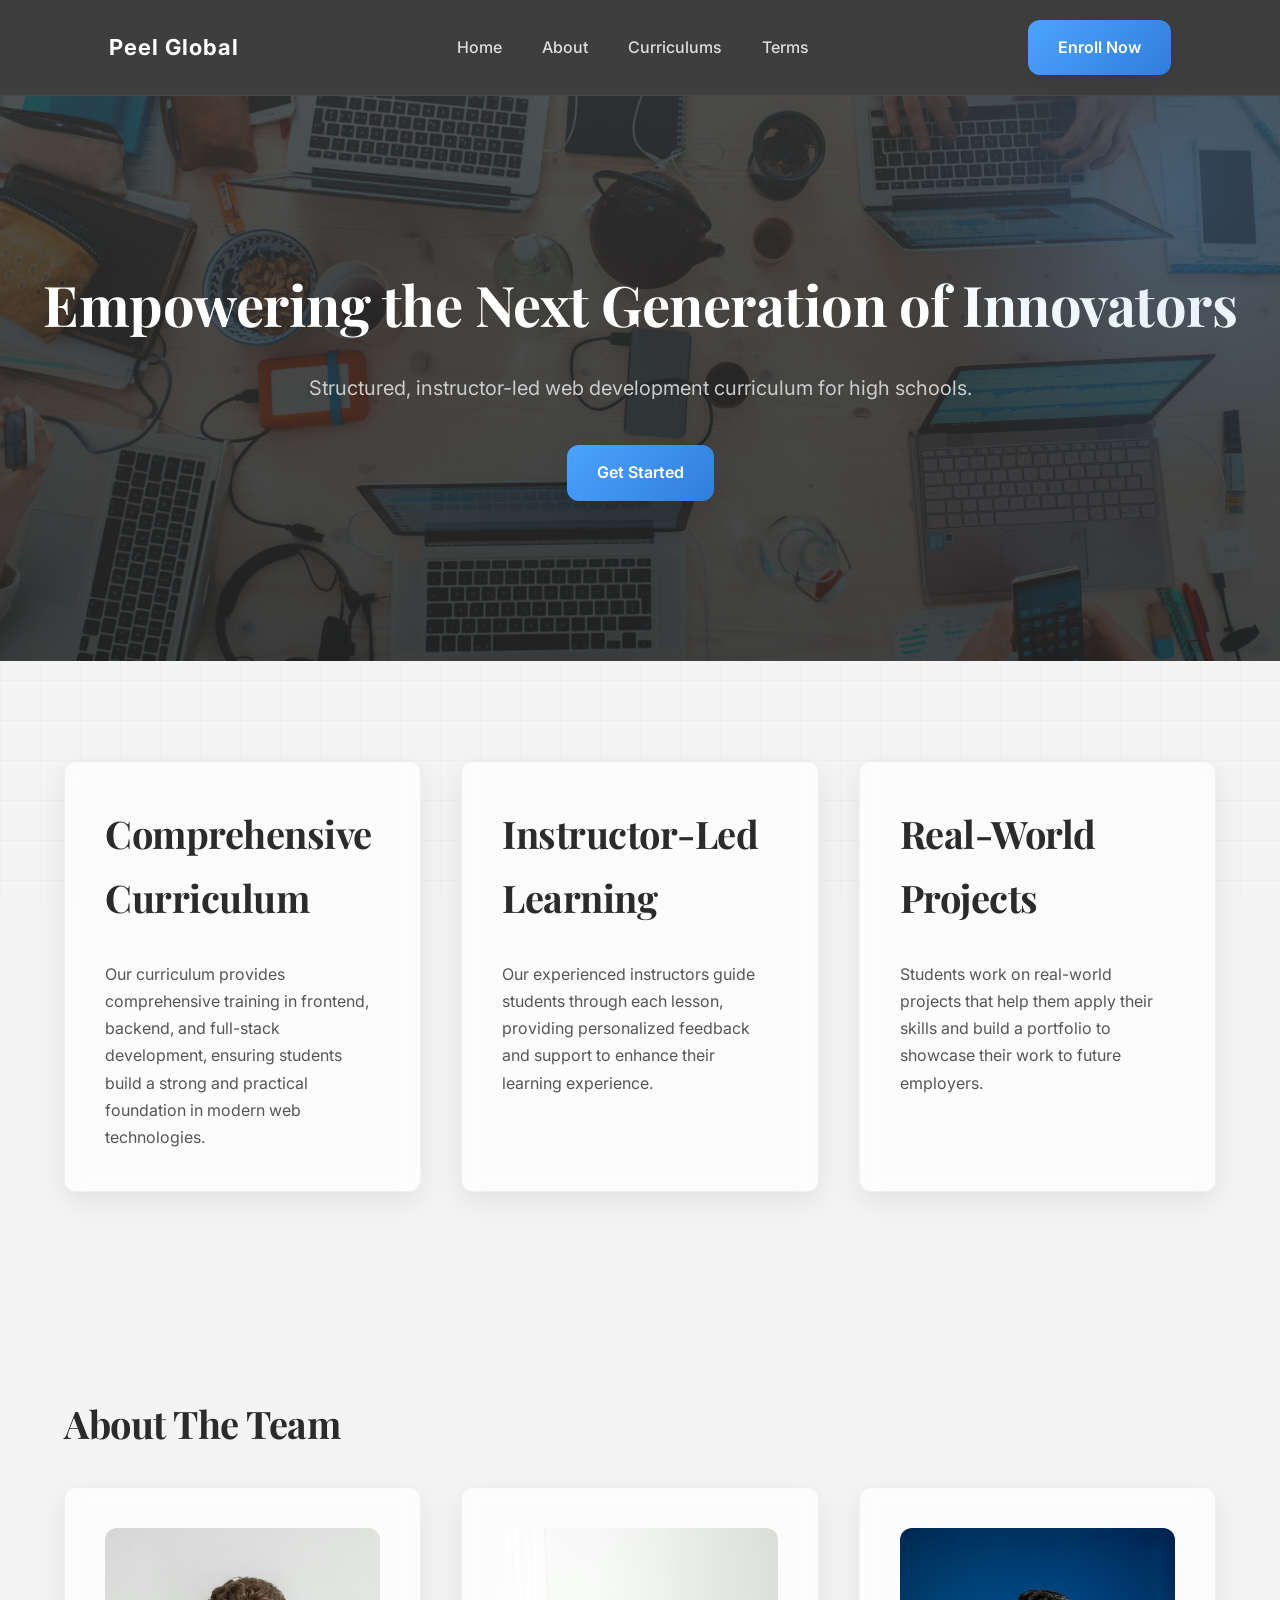
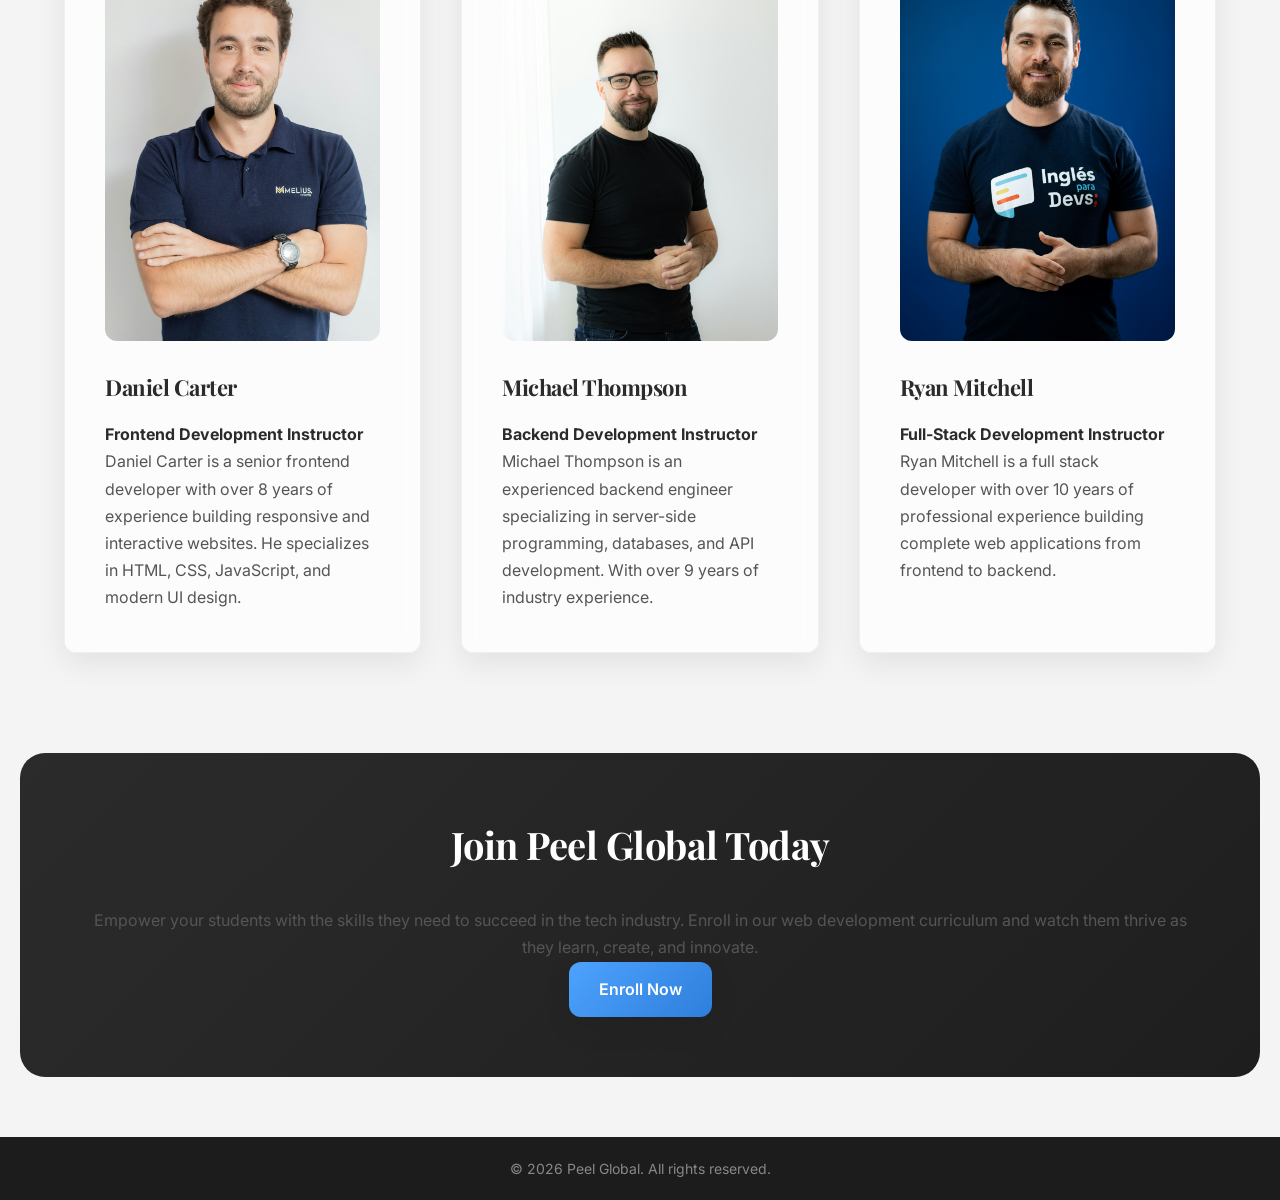
<file: index.html>
<!DOCTYPE html>
<html lang="en">
<head>
    <meta charset="UTF-8">
    <meta name="viewport" content="width=device-width, initial-scale=1.0">
    <title>Peel Global</title>
    <link rel="stylesheet" href="style.css">
    <link href="https://fonts.googleapis.com/css2?family=Inter:wght@400;600&family=Playfair+Display:wght@700&display=swap" rel="stylesheet">

</head>
<body>
    
    <nav class="navbar">
        <div class="logo"> Peel Global</div>
        <div class="nav-links">
            <a href="index.html">Home</a>
            <a href="about.html">About</a>
            <a href="product.html">Curriculums</a>
            <a href="terms.html">Terms</a>
        </div>    
        <a href="enroll.html" class="btn-primary">Enroll Now</a>
    </nav>
    <section class="hero">
        <h1>Empowering the Next Generation of Innovators</h1>
        <p>Structured, instructor-led web development curriculum for high schools.</p>
        <a href="product.html" class="btn-primary">Get Started</a>
    </section>

    <section class="container grid-3">
        <div class="card">
            <h2>Comprehensive Curriculum</h2>
            <p>Our curriculum provides comprehensive training in frontend, backend, and full-stack development, ensuring students build a strong and practical foundation in modern web technologies.</p>
        </div>
        <div class="card">
            <h2>Instructor-Led Learning</h2>
            <p>Our experienced instructors guide students through each lesson, providing personalized feedback and support to enhance their learning experience.</p>
        </div>
        <div class="card">
            <h2>Real-World Projects</h2>
            <p>Students work on real-world projects that help them apply their skills and build a portfolio to showcase their work to future employers.</p>
        </div>
    </section>

    <section class="team">
        <div class="container">
            <h2>About The Team</h2>
            <div class="grid-3">
                <div class="card">
                    <img src="images/frontend-dev.jpg" alt="Daniel Carter">
                    <h3>Daniel Carter</h3>
                    <h4>Frontend Development Instructor</h4>
                    <p>Daniel Carter is a senior frontend developer with over 8 years of experience
                       building responsive and interactive websites. He specializes in HTML, CSS,
                       JavaScript, and modern UI design.</p>
                </div>
                <div class="card">
                    <img src="images/backend-dev.jpg" alt="Michael Thompson">
                    <h3>Michael Thompson</h3>
                    <h4>Backend Development Instructor</h4>
                    <p>Michael Thompson is an experienced backend engineer specializing in
                       server-side programming, databases, and API development. With over
                       9 years of industry experience.</p>
                </div>
                <div class="card">
                    <img src="images/fullstack-dev.jpg" alt="Ryan Mitchell">
                    <h3>Ryan Mitchell</h3>
                    <h4>Full-Stack Development Instructor</h4>
                    <p>Ryan Mitchell is a full stack developer with over 10 years of professional experience building complete web applications 
                       from frontend to backend.</p>
                </div>
            </div>
        </div>
    </section>

    <section class="cta-section">
        <div class="container">
            <h2>Join Peel Global Today</h2>
            <p>Empower your students with the skills they need to succeed in the tech industry. Enroll in our web development curriculum and watch them thrive as they learn, create, and innovate.</p>
            <a href="enroll.html" class="btn-primary">Enroll Now</a>
        </div>
    </section>

    <footer>
        © 2026 Peel Global. All rights reserved.
    </footer>
</body>
</html>
</file>
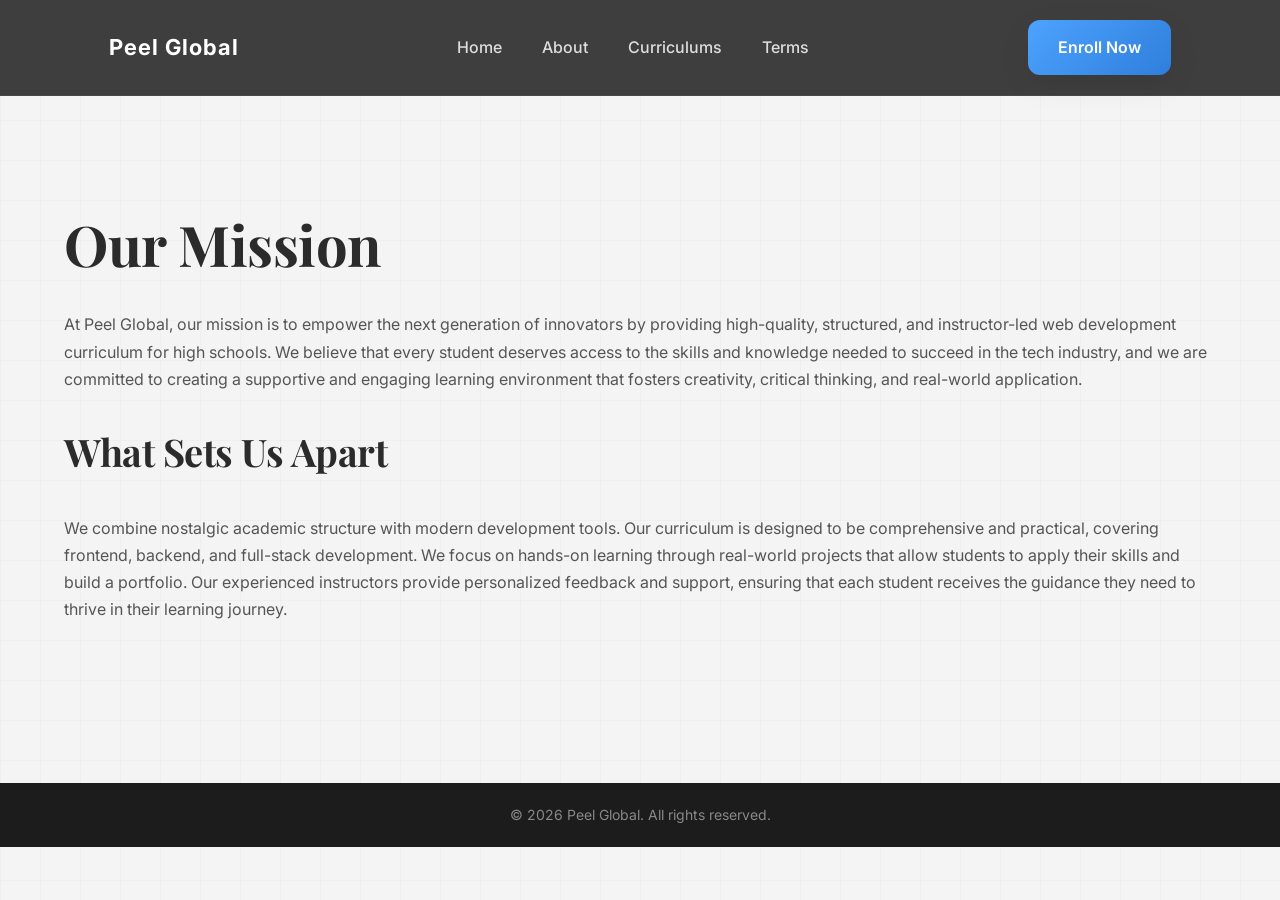
<file: about.html>
<!DOCTYPE html>
<html lang="en">
<head>
    <meta charset="UTF-8">
    <meta name="viewport" content="width=device-width, initial-scale=1.0">
    <title>About</title>
     <link rel="stylesheet" href="style.css">
    <link href="https://fonts.googleapis.com/css2?family=Inter:wght@400;600&family=Playfair+Display:wght@700&display=swap" rel="stylesheet">
</head>
<body>
     <nav class="navbar">
        <div class="logo">Peel Global</div>
        <div class="nav-links">
            <a href="index.html">Home</a>
            <a href="about.html">About</a>
            <a href="product.html">Curriculums</a>
            <a href="terms.html">Terms</a>
        </div>    
        <a href="enroll.html" class="btn-primary">Enroll Now</a>
    </nav>

    <section>
        <div class="container">
            <h1>Our Mission</h1>
            <p>At Peel Global, our mission is to empower the next generation of innovators by providing high-quality, structured, and instructor-led web development curriculum for high schools. We believe that every student deserves access to the skills and knowledge needed to succeed in the tech industry, and we are committed to creating a supportive and engaging learning environment that fosters creativity, critical thinking, and real-world application.</p>
            <br>
            <h2>What Sets Us Apart</h2>
            <p>We combine nostalgic academic structure with modern development tools. Our curriculum is designed to be comprehensive and practical, covering frontend, backend, and full-stack development. We focus on hands-on learning through real-world projects that allow students to apply their skills and build a portfolio. Our experienced instructors provide personalized feedback and support, ensuring that each student receives the guidance they need to thrive in their learning journey.</p>
        </div>
    </section>

    <footer>
        © 2026 Peel Global. All rights reserved.
    </footer>

</body>
</html
</file>
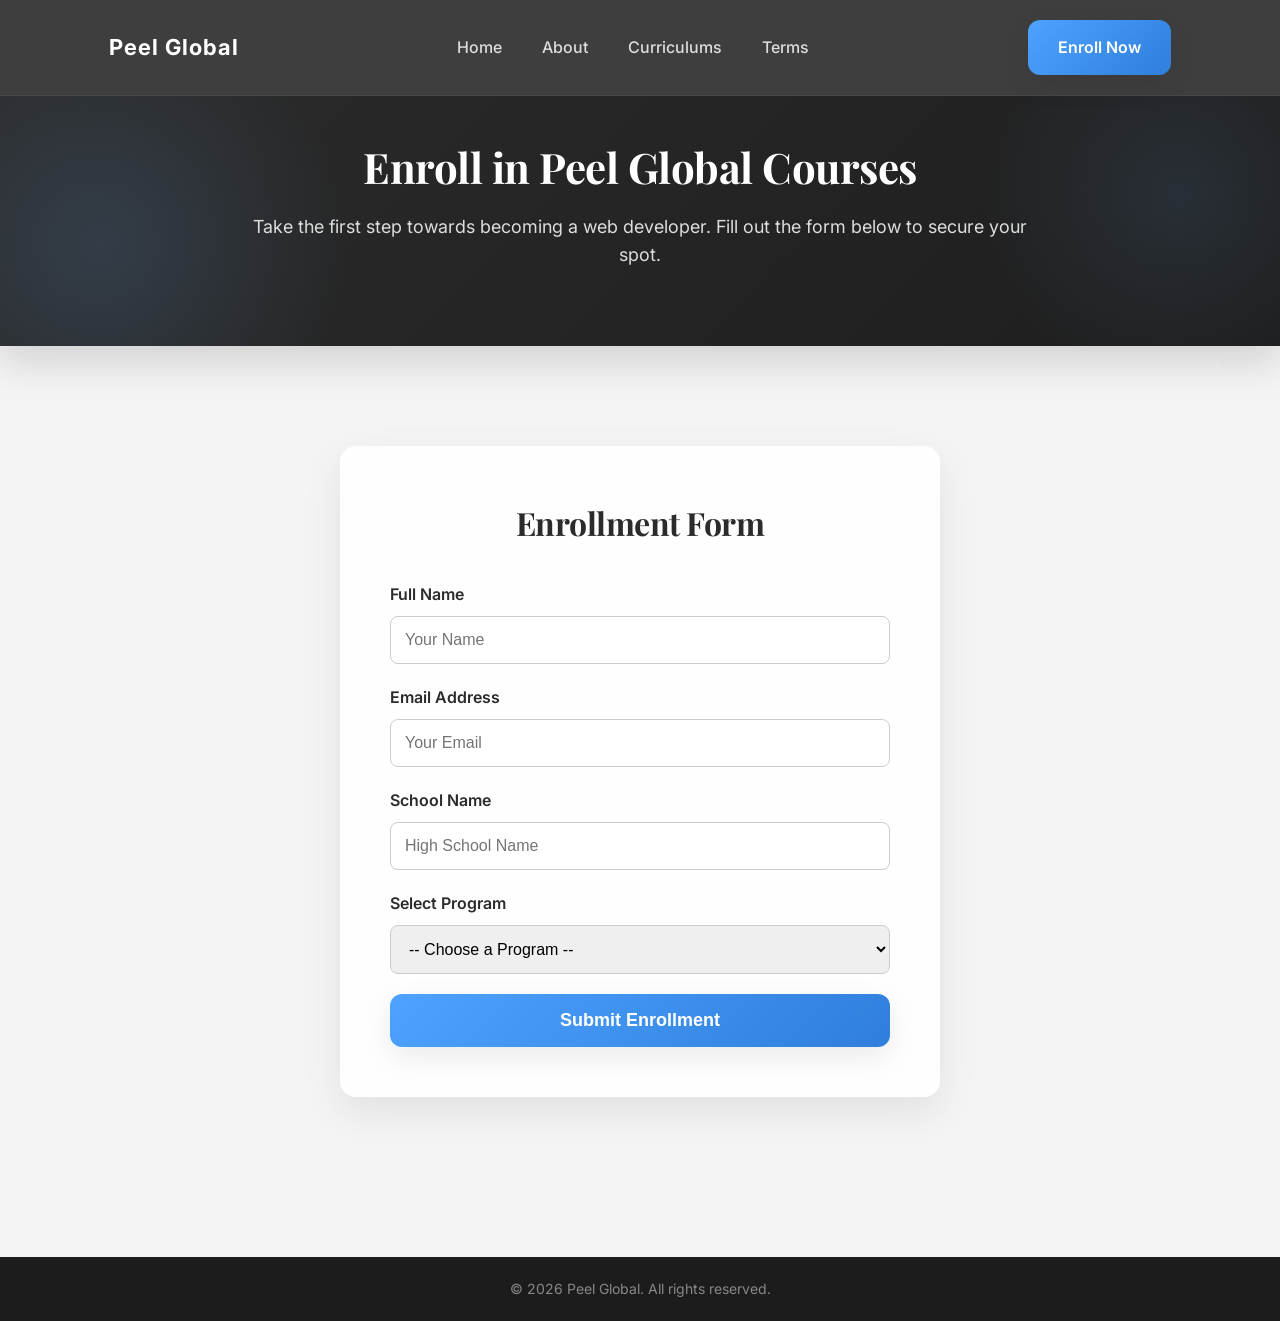
<file: enroll.html>
<!DOCTYPE html>
<html lang="en">
<head>
    <meta charset="UTF-8">
    <meta name="viewport" content="width=device-width, initial-scale=1.0">
    <title>Enroll Now</title>
    <link rel="stylesheet" href="style.css">
    <link href="https://fonts.googleapis.com/css2?family=Inter:wght@400;600&family=Playfair+Display:wght@700&display=swap" rel="stylesheet">

</head>
<body>

    <nav class="navbar">
        <div class="logo">Peel Global</div>
        <div class="nav-links">
            <a href="index.html">Home</a>
            <a href="about.html">About</a>
            <a href="product.html">Curriculums</a>
            <a href="terms.html">Terms</a>
        </div>    
        <a href="enroll.html" class="btn-primary">Enroll Now</a>
    </nav>

    <section class="enroll-hero">
        <div class="hero-container">
            <h1>Enroll in Peel Global Courses</h1>
            <p>Take the first step towards becoming a web developer. Fill out the form below to secure your spot.</p>
        </div>
    </section>

    <section class="enroll-section">
    <div class="container enroll-container">
        <form class="enroll-form">
            <h2>Enrollment Form</h2>

            <label for="name">Full Name</label>
            <input type="text" id="name" name="name" placeholder="Your Name" required>

            <label for="email">Email Address</label>
            <input type="email" id="email" name="email" placeholder="Your Email" required>

            <label for="school">School Name</label>
            <input type="text" id="school" name="school" placeholder="High School Name" required>

            <label for="program">Select Program</label>
            <select id="program" name="program" required>
                <option value="">-- Choose a Program --</option>
                <option value="frontend">Frontend Development</option>
                <option value="backend">Backend Development</option>
                <option value="fullstack">Full Stack Development</option>
            </select>

            <button type="submit" class="btn-primary">Submit Enrollment</button>
        </form>
    </div>
</section>

<footer>
    © 2026 Peel Global. All rights reserved.
</footer>

</body>
</html>
</file>
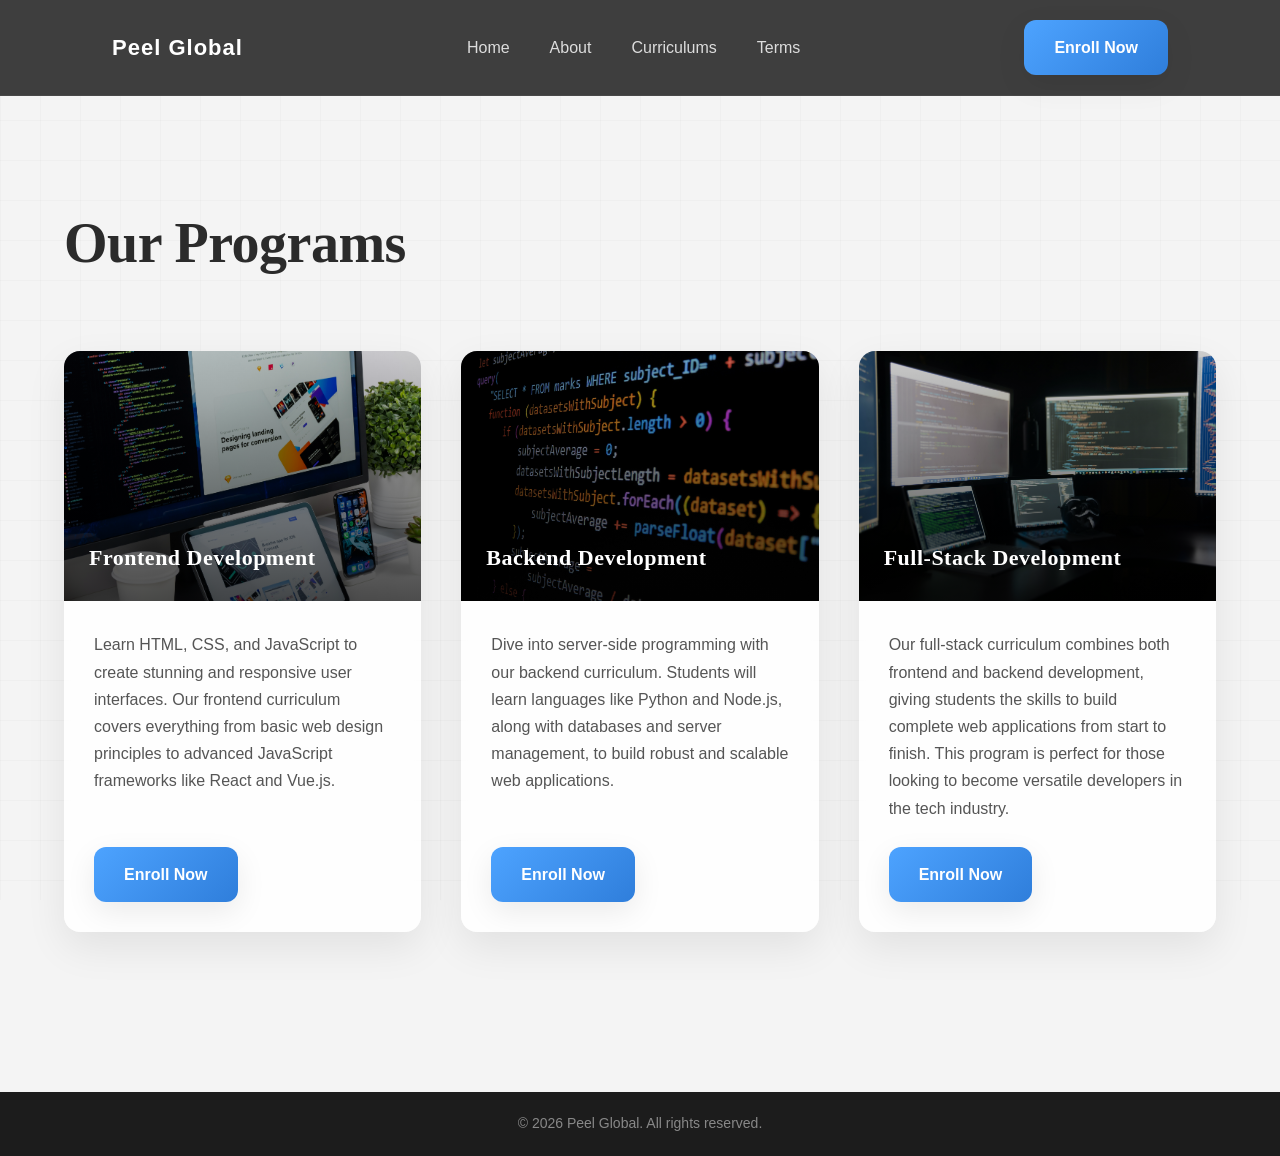
<file: product.html>
<!DOCTYPE html>
<html lang="en">
<head>
    <meta charset="UTF-8">
    <meta name="viewport" content="width=device-width, initial-scale=1.0">
    <title>Curriculumns</title>
    <link rel="stylesheet" href="style.css">
</head>
<body>
    
    <nav class="navbar">
        <div class="logo">Peel Global</div>
        <div class="nav-links">
            <a href="index.html">Home</a>
            <a href="about.html">About</a>
            <a href="product.html">Curriculums</a>
            <a href="terms.html">Terms</a>
        </div>    
        <a href="enroll.html" class="btn-primary">Enroll Now</a>
    </nav>

    <section>
        <div class="container">
            <h1>Our Programs</h1>
            <div class="grid-3 curriculum-grid">

                <div class="curriculum-card">
                    <div class="card-image">
                    <img src="images/frontend.jpg" alt="Frontend Development">
                    <div class="card-overlay">
                        <span>Frontend Development</span>
                    </div>
                </div>
                <div class="card-content">
                    <p>Learn HTML, CSS, and JavaScript to create stunning and responsive user interfaces. Our frontend curriculum covers everything from basic web design principles to advanced JavaScript frameworks like React and Vue.js.</p>
                    <a href="enroll.html" class="btn-primary">Enroll Now</a>
                </div>
            </div>

            <div class=" curriculum-card">
                <div class="card-image">
                    <img src="images/backend.jpg" alt="Backend Development">
                    ]<div class="card-overlay">
                        <span>Backend Development</span>
                    </div>
                </div>
                <div class="card-content">
                   <p> Dive into server-side programming with our backend curriculum. Students will learn languages like Python and Node.js, along with databases and server management, to build robust and scalable web applications.</p>
                    <a href="enroll.html" class="btn-primary">Enroll Now</a>
                </div>
            </div>
                
            <div class=" curriculum-card">
                <div class="card-image">
                    <img src="images/full-stack.jpg" alt="Full-Stack Development">
                    ]<div class="card-overlay">
                        <span>Full-Stack Development</span>
                    </div>
                </div>
                <div class="card-content">
                    <p>Our full-stack curriculum combines both frontend and backend development, giving students the skills to build complete web applications from start to finish. This program is perfect for those looking to become versatile developers in the tech industry.</p>
                    <a href="enroll.html" class="btn-primary">Enroll Now</a>
                </div>
            </div>
        </div>
    </section>
    <footer>
        © 2026 Peel Global. All rights reserved.
    </footer>
</body>
</html>
</file>
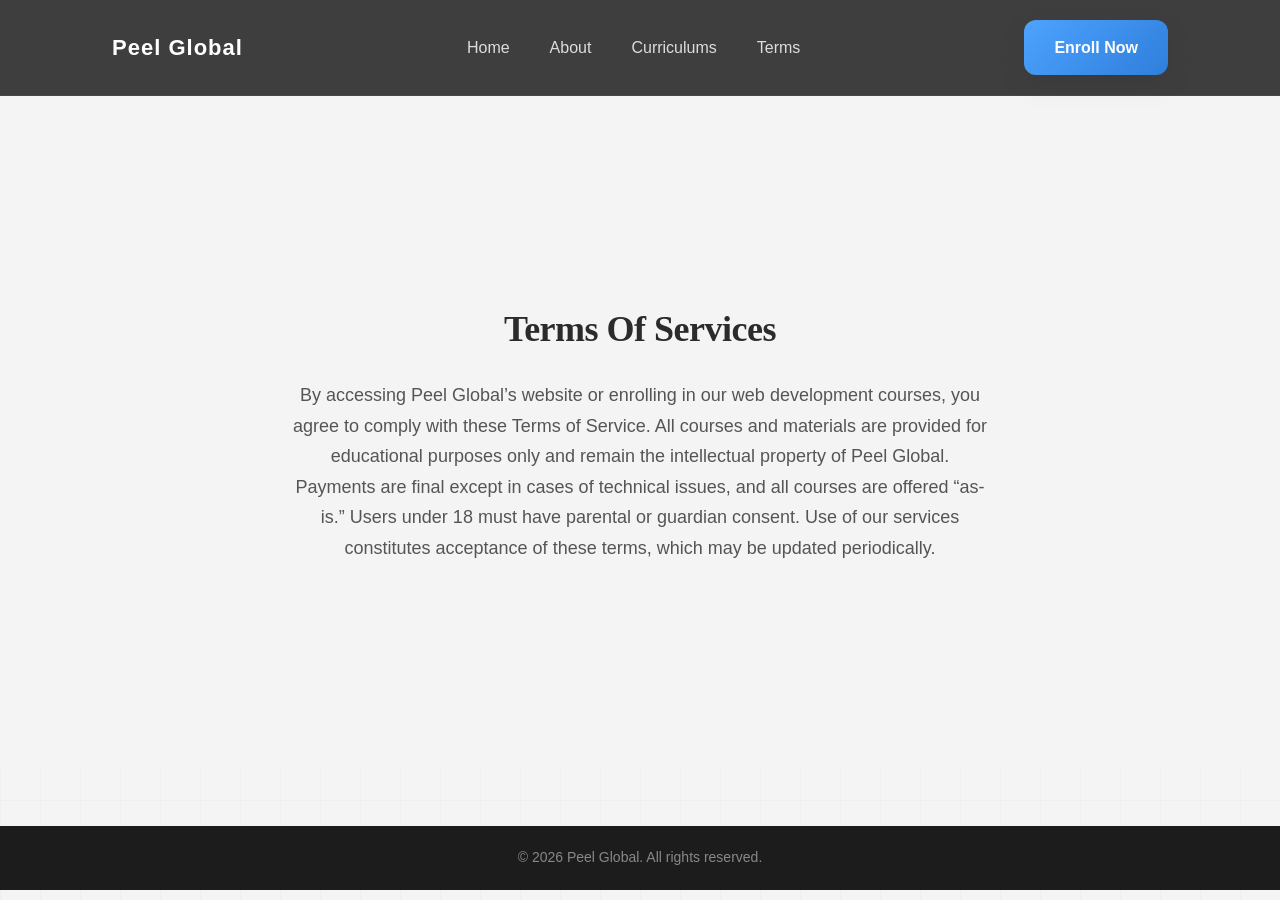
<file: terms.html>
<!DOCTYPE html>
<html lang="en">
<head>
    <meta charset="UTF-8">
    <meta name="viewport" content="width=device-width, initial-scale=1.0">
    <title>Terms</title>
    <link rel="stylesheet" href="style.css">
</head>
<body>
    
    <nav class="navbar">
        <div class="logo">Peel Global</div>
        <div class="nav-links">
            <a href="index.html">Home</a>
            <a href="about.html">About</a>
            <a href="product.html">Curriculums</a>
            <a href="terms.html">Terms</a>
        </div>    
        <a href="enroll.html" class="btn-primary">Enroll Now</a>
    </nav>
    <section class="terms-section">
        <div class="terms-container">
            <h1>Terms Of Services</h1>
            <p>By accessing Peel Global’s website or enrolling in our web development courses, you agree to comply with these Terms of Service. All courses and materials are provided for educational purposes only and remain the intellectual property of Peel Global. Payments are final except in cases of technical issues, and all courses are offered “as-is.” Users under 18 must have parental or guardian consent. Use of our services constitutes acceptance of these terms, which may be updated periodically.</p>
        </div>
    </section>
    <footer>
        © 2026 Peel Global. All rights reserved.
    </footer>
</body>
</html>
</file>
<file: style.css>
* {
    margin: 0;
    padding: 0;
    box-sizing: border-box;
}

html {
    scroll-behavior: smooth;
}

body {
    font-family: 'Inter', sans-serif;
    background: #F4F4F4;
    color: #2B2B2B;
    line-height: 1.7;
}


body::before {
    content: "";
    position: fixed;
    inset: 0;
    background-image: 
        linear-gradient(rgba(0,0,0,0.02) 1px, transparent 1px),
        linear-gradient(90deg, rgba(0,0,0,0.02) 1px, transparent 1px);
    background-size: 40px 40px;
    pointer-events: none;
    z-index: -1;
}


h1, h2, h3 {
    font-family: 'Playfair Display', serif;
    font-weight: 700;
    letter-spacing: -0.5px;
}

h1 {
    font-size: 56px;
}

h2 {
    font-size: 38px;
    margin-bottom: 30px;
}

h3 {
    font-size: 22px;
    margin-bottom: 15px;
}

p {
    color: #555;
}

.container {
    width: 90%;
    max-width: 1200px;
    margin: auto;
}

section {
    padding: 100px 0;
}


.navbar{
    display: flex;
    justify-content:space-around;
    align-items: center;
    padding: 20px 0;
    background: rgba(43, 43, 43, 0.9);
    backdrop-filter: blur(8px);
    position: sticky;
    top: 0;
    z-index: 999;
    border-bottom: 1px solid rgba(255,255,255,0.05);

}

.nav-container {
    display: flex;
    align-items: center;
    justify-content: space-between;
}

.logo {
    font-weight: 700;
    font-size: 22px;
    color: white;
    letter-spacing: 1px;
}

.nav-links {
    display: flex;
    gap: 40px;
}

.nav-links a {
    color: #ddd;
    text-decoration: none;
    font-weight: 500;
    position: relative;
    transition:  all 0.3s ease;
}

.nav-links a::after {
    content: "";
    position: absolute;
    bottom: -6px;
    left: 0;
    width: 0%;
    height: 2px;
    background: #4DA3FF;
    transition:  all 0.3s ease;
}

.nav-links a:hover {
    color: white;
}

.nav-links a:hover::after {
    width: 100%;
}


.btn-primary {
    background: linear-gradient(135deg, #4DA3FF, #2F7EDB);
    color: white;
    padding: 14px 30px;
    border-radius: 12px;
    text-decoration: none;
    font-weight: 600;
    transition:  all 0.3s ease;
    box-shadow: 0 10px 30px rgba(0, 0, 0, 0.08);
    display: inline-block;
}

.btn-primary:hover {
    transform: translateY(-3px);
    box-shadow: 0 15px 40px rgba(0, 0, 0, 0.15);
}


.hero {

     background: linear-gradient(rgba(43,43,43,0.8), rgba(30,30,30,0.8)),
        url('images/home-page.jpg') center/cover;
    color: white;
    text-align: center;
    padding: 160px 20px;
    position: relative;
    overflow: hidden;
}

.hero::after {
    content: "";
    position: absolute;
    width: 600px;
    height: 600px;
    background: radial-gradient(circle, rgba(77,163,255,0.2), transparent 70%);
    top: -200px;
    right: -200px;
}

.hero h1 {
    margin-bottom: 20px;
    color: white;
}

.hero p {
    font-size: 20px;
    color: #ccc;
    margin-bottom: 40px;
}



.grid-3 {
    display: grid;
    grid-template-columns: repeat(3, 1fr);
    gap: 40px;
}



.card {
    background: rgba(255, 255, 255, 0.75);
    backdrop-filter: blur(10px);
    padding: 40px;
    border-radius: 12px;
    box-shadow: 0 10px 30px rgba(0, 0, 0, 0.08);
    transition:  all 0.3s ease;
    border: 1px solid rgba(0,0,0,0.05);
}

.card:hover {
    transform: translateY(-8px);
    box-shadow: 0 15px 40px rgba(0, 0, 0, 0.15);
}



.team img {
    width: 100%;
    border-radius: 12px;
    margin-bottom: 20px;
    filter: none;
    transition:  all 0.3s ease;
}

.team .card:hover img {
    filter: none;
}



.card a.btn-primary {
    margin-top: 20px;
}



.curriculum-grid {
    margin-top: 60px;
}


.curriculum-card {
    background: rgba(255, 255, 255, 0.85);
    backdrop-filter: blur(10px);
    border-radius: 16px;
    overflow: hidden;
    box-shadow: 0 15px 40px rgba(0,0,0,0.08);
    transition: all 0.4s ease;
    display: flex;
    flex-direction: column;
}

.curriculum-card:hover {
    transform: translateY(-10px);
    box-shadow: 0 20px 60px rgba(0,0,0,0.15);
}


.card-image {
    position: relative;
    height: 250px;
    overflow: hidden;
}


.card-image img {
    width: 100%;
    height: 100%;
    object-fit: cover;
    transition: transform 0.6s ease;
}


.curriculum-card:hover .card-image img {
    transform: scale(1.1);
}

.card-overlay {
    position: absolute;
    inset: 0;
    background: linear-gradient(
        to bottom,
        rgba(0,0,0,0.2),
        rgba(0,0,0,0.7)
    );
    display: flex;
    align-items: flex-end;
    padding: 25px;
}

.card-overlay span {
    color: white;
    font-family: 'Playfair Display', serif;
    font-size: 22px;
    font-weight: 700;
    letter-spacing: 0.5px;
}


.card-content {
    padding: 30px;
    display: flex;
    flex-direction: column;
    justify-content: space-between;
    flex-grow: 1;
}

.card-content p {
    margin-bottom: 25px;
    color: #555;
}


.card-content .btn-primary {
    align-self: flex-start;
}



.cta-section {
    background: linear-gradient(135deg, #2B2B2B, #1E1E1E);
    color: white;
    text-align: center;
    border-radius: 25px;
    margin: 0 20px;
    padding: 60px 10px;
}

.cta-section h2 {
    color: white;
    margin-bottom: 30px;
}



section h1 {
    margin-bottom: 20px;
}



footer {
    background: #1C1C1C;
    color: #888;
    text-align: center;
    padding: 20px 0;
    font-size: 14px;
    margin-top: 60px;
}


.terms-section {
    display: flex;
    justify-content: center;
    align-items: center;     
    flex-direction: column;
    min-height: calc(90vh - 80px - 60px); 
    padding: 20px;
    text-align: center;
    background: #f4f4f4;
}


.terms-container {
    max-width: 700px;
}


.terms-section h1 {
    font-family: 'Playfair Display', serif;
    font-size: 36px;
    margin-bottom: 20px;
}

.terms-section p {
    font-size: 18px;
    color: #555;
    line-height: 1.7;
}




.enroll-hero {
    background: linear-gradient(135deg, #2B2B2B, #1E1E1E);
    color: white;
    display: flex;
    justify-content: center;
    align-items: center;
    text-align: center;
    min-height: 250px;
    position: relative;
    overflow: hidden;
    padding: 30px 10px;
    border-radius: 0px;
    margin:0px;
    box-shadow: 0 15px 40px rgba(0,0,0,0.15);
}

.enroll-hero::before {
    content: "";
    position: absolute;
    width: 400px;
    height: 400px;
    background: radial-gradient(circle, rgba(109,176,247,0.1), transparent 70%);
    top: -100px;
    right: -100px;
    transform: rotate(45deg);
}

.enroll-hero::after {
    content: "";
    position: absolute;
    width: 500px;
    height: 500px;
    background: radial-gradient(circle, rgba(109, 176, 247, 0.15), transparent 70%);
    bottom: -150px;
    left: -150px;
    transform: rotate(-30deg);
}


.hero-container {
    position: relative;
    z-index: 1;
    max-width: 800px;
}


.enroll-hero h1 {
    font-family: 'Playfair Display', serif;
    font-size: 42px;
    margin-bottom: 20px;
    line-height: 1.2;
}


.enroll-hero p {
    font-size: 18px;
    margin-bottom: 30px;
    color: #ddd;
    line-height: 1.6;
}

.enroll-section {
    background: #f4f4f4;
    padding: 100px 20px;
}

.enroll-container {
    max-width: 600px;
    margin: auto;
    background: rgba(255,255,255,0.9);
    padding: 50px;
    border-radius: 16px;
    box-shadow: 0 15px 40px rgba(0,0,0,0.08);
}

.enroll-form h2 {
    text-align: center;
    font-family: 'Playfair Display', serif;
    margin-bottom: 30px;
    font-size: 32px;
}

.enroll-form label {
    display: block;
    margin-bottom: 8px;
    font-weight: 600;
}

.enroll-form input,
.enroll-form select {
    width: 100%;
    padding: 14px;
    margin-bottom: 20px;
    border-radius: 8px;
    border: 1px solid #ccc;
    font-size: 16px;
    transition: 0.3s;
}

.enroll-form input:focus,
.enroll-form select:focus {
    border-color: #4DA3FF;
    outline: none;
}

.enroll-form button {
    width: 100%;
    padding: 16px;
    font-size: 18px;
    font-weight: 600;
    border: none;
    border-radius: 12px;
    cursor: pointer;
    background: linear-gradient(135deg, #4DA3FF, #2F7EDB);
    color: white;
    box-shadow: 0 10px 30px rgba(0,0,0,0.08);
    transition: all 0.3s ease;
}

.enroll-form button:hover {
    transform: translateY(-3px);
    box-shadow: 0 15px 40px rgba(0,0,0,0.15);
}



footer {
    flex-shrink: 0;
    background: #1C1C1C;
    color: #888;
    text-align: center;
    padding: 20px 0;
    font-size: 14px;
}


@media (max-width: 1024px) {
    h1 {
        font-size: 42px;
    }

    .grid-3 {
        grid-template-columns: repeat(2, 1fr);
    }
}

@media (max-width: 768px) {

    .nav-links {
        display: none;
    }

    .grid-3 {
        grid-template-columns: 1fr;
    }

    h1 {
        font-size: 34px;
    }

    h2 {
        font-size: 28px;
    }

    section {
        padding: 70px 0;
    }
}

@media (max-width: 1024px) {
    .card-image {
        height: 220px;
    }
}

@media (max-width: 768px) {
    .card-image {
        height: 200px;
    }
}

@media(max-width:768px){
    .enroll-container{
        padding: 30px;
    }

    .enroll-form h2{
        font-size: 28px;
    }
}
</file>
